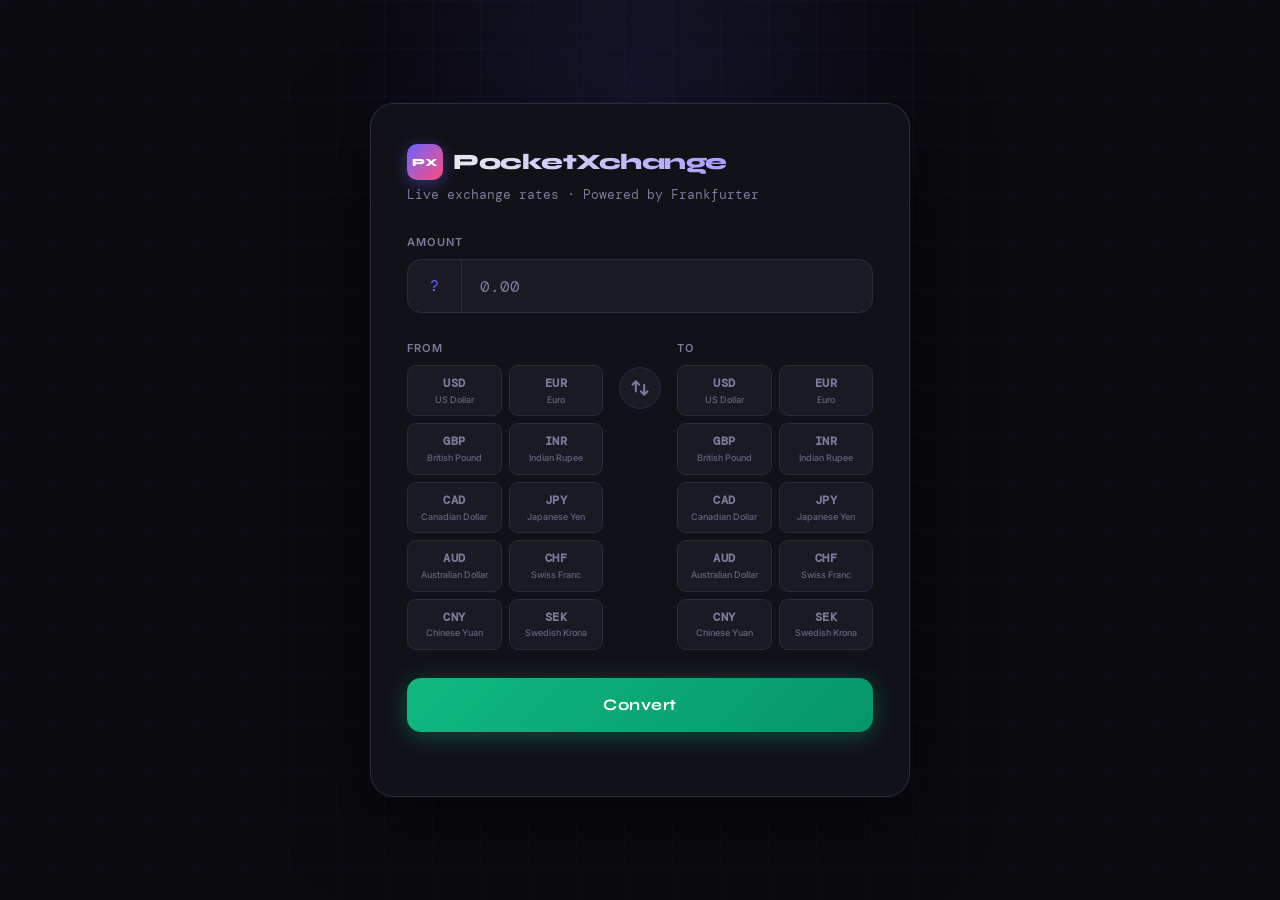
<file: currency front end/index.html>
<!DOCTYPE html>
<html lang="en">
<head>
  <meta charset="UTF-8" />
  <meta name="viewport" content="width=device-width, initial-scale=1.0" />
  <title>PocketXchange — Currency Converter</title>
  <link rel="preconnect" href="https://fonts.googleapis.com" />
  <link href="https://fonts.googleapis.com/css2?family=DM+Mono:wght@400;500&family=Syne:wght@700;800&family=Inter:wght@400;500;600&display=swap" rel="stylesheet" />
  <link rel="stylesheet" href="style.css" />
</head>
<body>

  <div class="bg-grid"></div>
  <div class="bg-glow"></div>

  <main class="card">

    <header class="card-header">
      <div class="logo">
        <!-- FIX 1: Removed odd ₿ symbol, replaced with clean text icon -->
        <span class="logo-icon">PX</span>
        <span class="logo-text">PocketXchange</span>
      </div>
      <p class="tagline">Live exchange rates · Powered by Frankfurter</p>
    </header>

    <!-- Amount Input -->
    <section class="amount-section">
      <label class="field-label" for="amount">Amount</label>
      <div class="amount-wrapper">
        <span class="amount-symbol" id="baseSymbol">?</span>
        <input
          type="number"
          id="amount"
          placeholder="0.00"
          min="0"
          step="any"
        />
      </div>
    </section>

    <!-- Currency Selectors -->
    <section class="selectors-section">

      <div class="selector-block">
        <label class="field-label">From</label>
        <!-- FIX 2: currency-grid will show code + full name (built in JS) -->
        <div class="currency-grid" id="baseContainer"></div>
      </div>

      <!-- Swap Button -->
      <button class="swap-btn" id="swapBtn" title="Swap currencies">
        <svg width="20" height="20" viewBox="0 0 24 24" fill="none"
             stroke="currentColor" stroke-width="2.5" stroke-linecap="round" stroke-linejoin="round">
          <path d="M7 16V4m0 0L3 8m4-4l4 4"/>
          <path d="M17 8v12m0 0l4-4m-4 4l-4-4"/>
        </svg>
      </button>

      <div class="selector-block">
        <label class="field-label">To</label>
        <div class="currency-grid" id="targetContainer"></div>
      </div>

    </section>

    <!-- FIX 3: Convert button — just "Convert", no loading dots -->
    <button class="convert-btn" id="convertBtn">
      Convert
    </button>

    <!-- Result -->
    <div class="result-box" id="resultBox" hidden>
      <div class="result-amount" id="resultAmount"></div>
      <div class="result-meta" id="resultMeta"></div>
    </div>

    <div class="error-box" id="errorBox" hidden></div>

  </main>

  <script src="script.js"></script>
</body>
</html>
</file>
<file: currency front end/style.css>
/* ========== CSS Variables ========== */
:root {
  --bg:         #0a0a0f;
  --surface:    #111118;
  --surface-2:  #1a1a24;
  --border:     #2a2a3a;
  --accent:     #6c63ff;
  --accent-dim: rgba(108, 99, 255, 0.15);
  --accent-hot: #ff4d7d;
  --text:       #e8e8f0;
  --text-muted: #7a7a9a;
  --success:    #34d399;
  --error:      #f87171;
  --radius:     14px;
  --transition: 0.18s ease;

  /* FIX 5: Convert button gets its own distinct green color */
  --convert:     #10b981;
  --convert-dim: rgba(16, 185, 129, 0.15);
}

/* ========== Reset ========== */
*, *::before, *::after { box-sizing: border-box; margin: 0; padding: 0; }

/* ========== Background ========== */
body {
  background: var(--bg);
  color: var(--text);
  font-family: 'Inter', sans-serif;
  min-height: 100vh;
  display: flex;
  align-items: center;
  justify-content: center;
  padding: 24px 16px;
  position: relative;
  overflow-x: hidden;
}

.bg-grid {
  position: fixed; inset: 0; z-index: 0;
  background-image:
    linear-gradient(rgba(108,99,255,.04) 1px, transparent 1px),
    linear-gradient(90deg, rgba(108,99,255,.04) 1px, transparent 1px);
  background-size: 48px 48px;
  pointer-events: none;
}

.bg-glow {
  position: fixed;
  width: 600px; height: 600px;
  border-radius: 50%;
  background: radial-gradient(circle, rgba(108,99,255,.12) 0%, transparent 70%);
  top: -200px; left: 50%; transform: translateX(-50%);
  z-index: 0; pointer-events: none;
}

/* ========== Card ========== */
.card {
  position: relative; z-index: 1;
  background: var(--surface);
  border: 1px solid var(--border);
  border-radius: 24px;
  padding: 40px 36px;
  width: 100%;
  max-width: 540px;
  box-shadow: 0 24px 80px rgba(0,0,0,.5), 0 0 0 1px rgba(108,99,255,.08);
}

/* ========== Header ========== */
.card-header { margin-bottom: 32px; }

.logo {
  display: flex;
  align-items: center;
  gap: 10px;
  margin-bottom: 6px;
}

/* FIX 1: Logo icon now shows "PX" text cleanly instead of odd symbol */
.logo-icon {
  width: 36px; height: 36px;
  background: linear-gradient(135deg, var(--accent), var(--accent-hot));
  border-radius: 10px;
  display: grid; place-items: center;
  font-size: 11px;
  font-weight: 800;
  font-family: 'Syne', sans-serif;
  color: #fff;
  letter-spacing: 0.5px;
  line-height: 1;
  box-shadow: 0 4px 16px rgba(108,99,255,.4);
}

.logo-text {
  font-family: 'Syne', sans-serif;
  font-weight: 800;
  font-size: 22px;
  letter-spacing: -0.5px;
  background: linear-gradient(90deg, var(--text), #a89fff);
  -webkit-background-clip: text;
  -webkit-text-fill-color: transparent;
}

.tagline {
  font-size: 13px;
  color: var(--text-muted);
  font-family: 'DM Mono', monospace;
}

/* ========== Labels ========== */
.field-label {
  display: block;
  font-size: 11px;
  font-weight: 600;
  text-transform: uppercase;
  letter-spacing: 1.2px;
  color: var(--text-muted);
  margin-bottom: 10px;
}

/* ========== Amount Input ========== */
.amount-section { margin-bottom: 28px; }

.amount-wrapper {
  display: flex;
  align-items: center;
  background: var(--surface-2);
  border: 1px solid var(--border);
  border-radius: var(--radius);
  overflow: hidden;
  transition: border-color var(--transition), box-shadow var(--transition);
}

.amount-wrapper:focus-within {
  border-color: var(--accent);
  box-shadow: 0 0 0 3px var(--accent-dim);
}

.amount-symbol {
  padding: 0 16px;
  font-family: 'DM Mono', monospace;
  font-size: 15px;
  color: var(--accent);
  border-right: 1px solid var(--border);
  height: 52px;
  display: grid; place-items: center;
  min-width: 54px;
  transition: color var(--transition);
}

input#amount {
  flex: 1;
  background: transparent;
  border: none;
  outline: none;
  color: var(--text);
  font-size: 18px;
  font-family: 'DM Mono', monospace;
  padding: 0 18px;
  height: 52px;
}

input#amount::placeholder { color: var(--text-muted); font-size: 16px; }

input[type=number]::-webkit-inner-spin-button,
input[type=number]::-webkit-outer-spin-button { -webkit-appearance: none; }

/* ========== Selectors Section ========== */
.selectors-section {
  display: grid;
  grid-template-columns: 1fr auto 1fr;
  gap: 16px;
  align-items: start;
  margin-bottom: 28px;
}

.selector-block {}

.currency-grid {
  display: grid;
  grid-template-columns: repeat(2, 1fr);
  gap: 7px;
}

/* FIX 2: Currency buttons show code + full name */
.currency-btn {
  padding: 9px 6px;
  border: 1px solid var(--border);
  background: var(--surface-2);
  color: var(--text-muted);
  font-family: 'Inter', sans-serif;
  font-size: 11px;
  font-weight: 500;
  border-radius: 9px;
  cursor: pointer;
  transition: all var(--transition);
  text-align: center;
  line-height: 1.4;
}

.currency-btn:hover {
  border-color: var(--accent);
  color: var(--text);
  background: var(--accent-dim);
}

/* FIX 5: From (base) = purple, To (target) = pink — both different from Convert (green) */
.currency-btn.selected-base {
  background: var(--accent);
  border-color: var(--accent);
  color: #fff;
  box-shadow: 0 2px 12px rgba(108,99,255,.4);
}

.currency-btn.selected-target {
  background: var(--accent-hot);
  border-color: var(--accent-hot);
  color: #fff;
  box-shadow: 0 2px 12px rgba(255,77,125,.4);
}

.currency-code {
  display: block;
  font-family: 'DM Mono', monospace;
  font-size: 12px;
  font-weight: 600;
  letter-spacing: 0.5px;
}

.currency-name {
  display: block;
  font-size: 9px;
  opacity: 0.75;
  margin-top: 2px;
  white-space: nowrap;
  overflow: hidden;
  text-overflow: ellipsis;
}

/* ========== Swap Button ========== */
.swap-btn {
  width: 42px; height: 42px;
  border-radius: 50%;
  border: 1px solid var(--border);
  background: var(--surface-2);
  color: var(--text-muted);
  cursor: pointer;
  display: grid; place-items: center;
  margin-top: 26px;
  transition: all var(--transition);
  flex-shrink: 0;
}

.swap-btn:hover {
  border-color: var(--accent);
  color: var(--accent);
  background: var(--accent-dim);
  transform: rotate(180deg);
}

/* ========== Convert Button ========== */
/* FIX 5: Convert button is GREEN — clearly different from purple/pink currency buttons */
.convert-btn {
  width: 100%;
  height: 54px;
  background: linear-gradient(135deg, var(--convert), #059669);
  border: none;
  border-radius: var(--radius);
  color: #fff;
  font-family: 'Syne', sans-serif;
  font-size: 16px;
  font-weight: 700;
  letter-spacing: 0.5px;
  cursor: pointer;
  transition: all var(--transition);
  display: flex; align-items: center; justify-content: center;
  box-shadow: 0 4px 24px rgba(16,185,129,.35);
  margin-bottom: 24px;
}

.convert-btn:hover {
  transform: translateY(-2px);
  box-shadow: 0 8px 32px rgba(16,185,129,.5);
}

.convert-btn:active { transform: translateY(0); }
.convert-btn:disabled {
  opacity: 0.6; cursor: not-allowed; transform: none;
}

/* ========== Result Box ========== */
.result-box {
  background: linear-gradient(135deg, rgba(52,211,153,.08), rgba(108,99,255,.08));
  border: 1px solid rgba(52,211,153,.25);
  border-radius: var(--radius);
  padding: 22px 24px;
  text-align: center;
  animation: fadeIn .3s ease;
}

.result-amount {
  font-family: 'Syne', sans-serif;
  font-size: 26px;
  font-weight: 800;
  color: var(--success);
  margin-bottom: 6px;
  letter-spacing: -0.5px;
}

.result-meta {
  font-family: 'DM Mono', monospace;
  font-size: 12px;
  color: var(--text-muted);
}

/* ========== Error Box ========== */
.error-box {
  background: rgba(248,113,113,.08);
  border: 1px solid rgba(248,113,113,.3);
  border-radius: var(--radius);
  padding: 16px 20px;
  color: var(--error);
  font-size: 14px;
  text-align: center;
  animation: fadeIn .3s ease;
}

@keyframes fadeIn {
  from { opacity: 0; transform: translateY(8px); }
  to   { opacity: 1; transform: translateY(0); }
}

/* ========== Responsive ========== */
@media (max-width: 480px) {
  .card { padding: 28px 20px; }
  .selectors-section { grid-template-columns: 1fr; }
  .swap-btn { margin: 0 auto; transform: rotate(90deg); }
  .swap-btn:hover { transform: rotate(270deg); }
}
</file>
